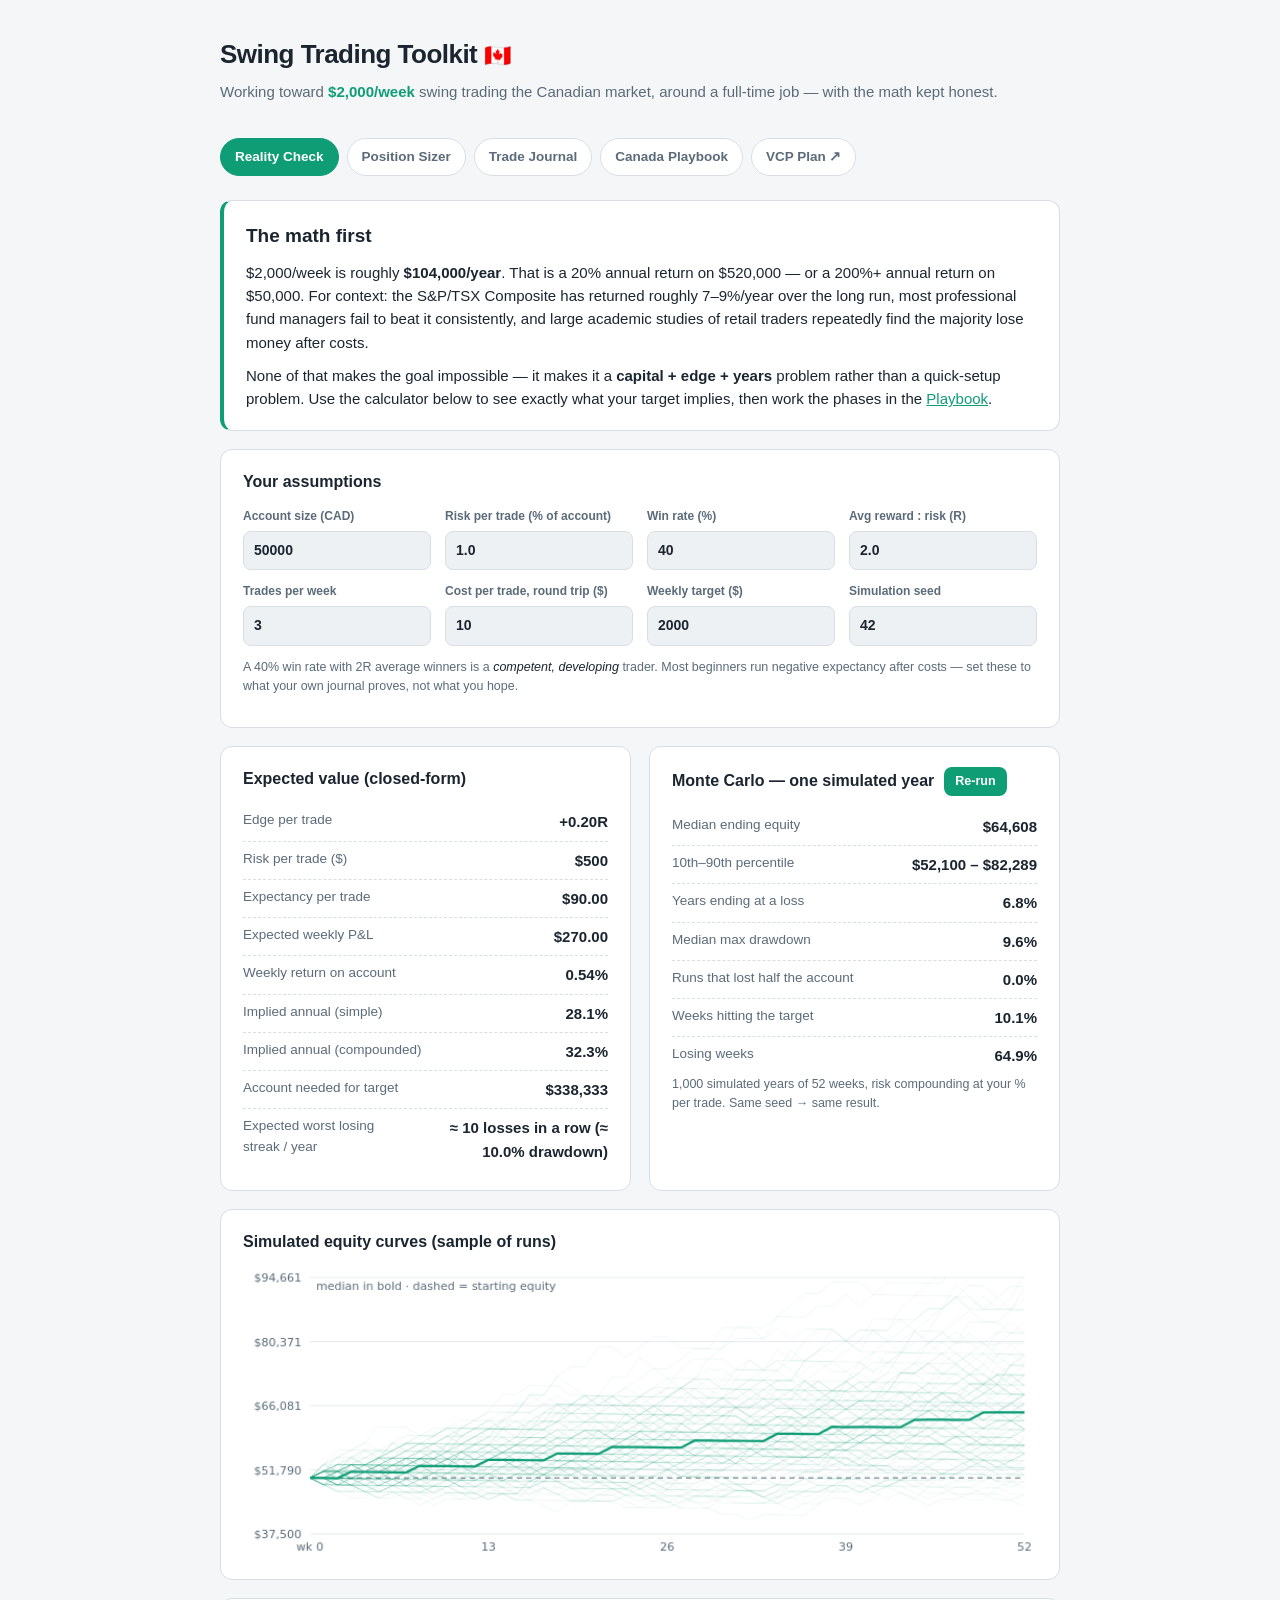
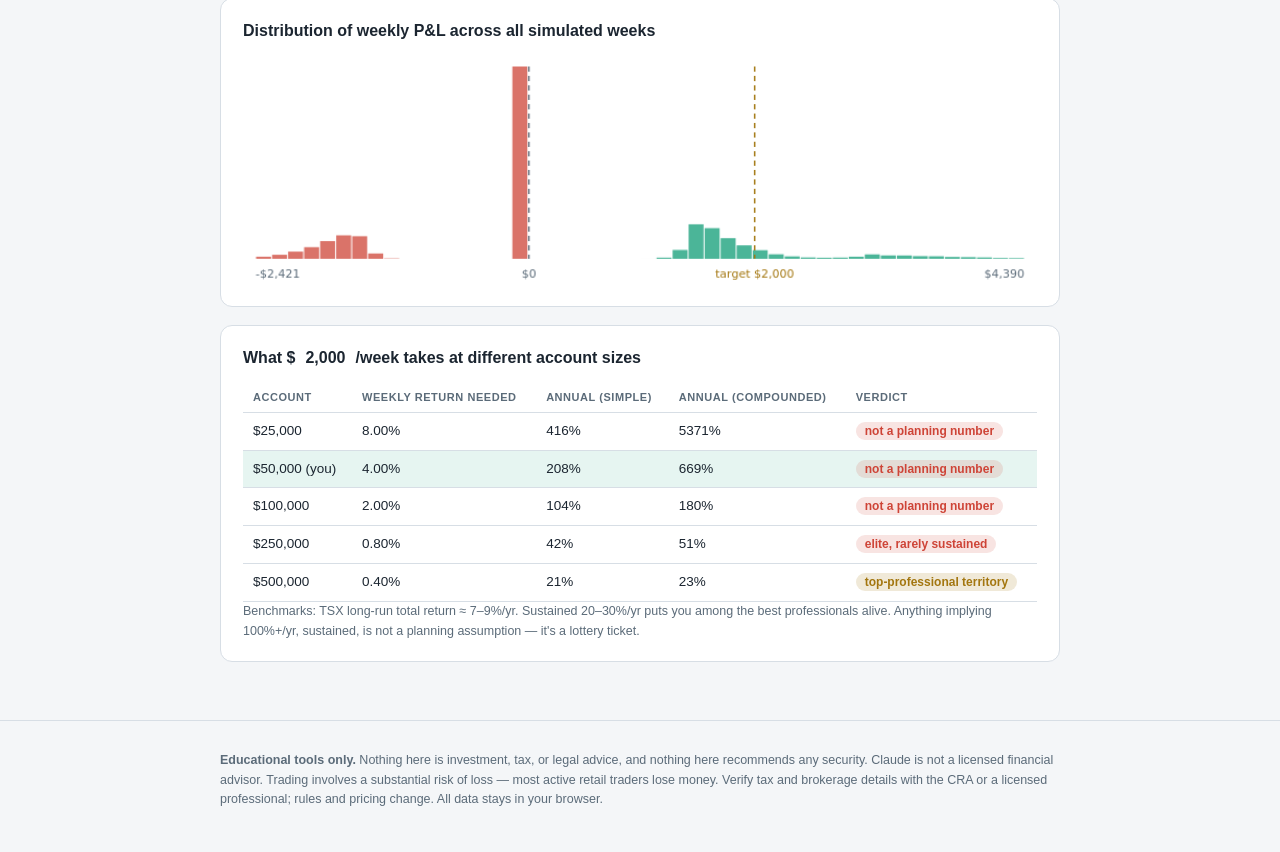
<file: index.html>
<!DOCTYPE html>
<html lang="en-CA">
<head>
  <meta charset="UTF-8">
  <meta name="viewport" content="width=device-width, initial-scale=1.0">
  <title>Swing Trading Toolkit — Canada</title>
  <link rel="stylesheet" href="styles.css">
</head>
<body>
  <header class="site-header">
    <div class="wrap">
      <h1>Swing Trading Toolkit <span class="flag">🇨🇦</span></h1>
      <p class="tagline">Working toward <strong>$2,000/week</strong> swing trading the Canadian market, around a full-time job — with the math kept honest.</p>
    </div>
  </header>

  <nav class="tabs wrap" aria-label="Sections">
    <button class="tab-btn active" data-tab="reality">Reality Check</button>
    <button class="tab-btn" data-tab="sizer">Position Sizer</button>
    <button class="tab-btn" data-tab="journal">Trade Journal</button>
    <button class="tab-btn" data-tab="playbook">Canada Playbook</button>
    <a class="tab-btn" href="vcp-plan.html">VCP Plan ↗</a>
  </nav>

  <main class="wrap">

    <!-- ============ REALITY CHECK ============ -->
    <section id="tab-reality" class="tab-panel active">
      <div class="card callout">
        <h2>The math first</h2>
        <p>$2,000/week is roughly <strong>$104,000/year</strong>. That is a 20% annual return on $520,000 — or a 200%+ annual return on $50,000.
        For context: the S&amp;P/TSX Composite has returned roughly 7–9%/year over the long run, most professional fund managers fail to beat it
        consistently, and large academic studies of retail traders repeatedly find the majority lose money after costs.</p>
        <p>None of that makes the goal impossible — it makes it a <strong>capital + edge + years</strong> problem rather than a quick-setup problem.
        Use the calculator below to see exactly what your target implies, then work the phases in the <a href="#" data-goto="playbook">Playbook</a>.</p>
      </div>

      <div class="card">
        <h3>Your assumptions</h3>
        <div class="input-grid">
          <label>Account size (CAD)<input type="number" id="rc-account" value="50000" min="0" step="1000"></label>
          <label>Risk per trade (% of account)<input type="number" id="rc-risk" value="1.0" min="0.05" max="10" step="0.05"></label>
          <label>Win rate (%)<input type="number" id="rc-winrate" value="40" min="1" max="99" step="1"></label>
          <label>Avg reward : risk (R)<input type="number" id="rc-rr" value="2.0" min="0.1" step="0.1"></label>
          <label>Trades per week<input type="number" id="rc-trades" value="3" min="1" max="25" step="1"></label>
          <label>Cost per trade, round trip ($)<input type="number" id="rc-cost" value="10" min="0" step="1"></label>
          <label>Weekly target ($)<input type="number" id="rc-target" value="2000" min="0" step="100"></label>
          <label>Simulation seed<input type="number" id="rc-seed" value="42" step="1"></label>
        </div>
        <p class="fine">A 40% win rate with 2R average winners is a <em>competent, developing</em> trader. Most beginners run negative expectancy
        after costs — set these to what your own journal proves, not what you hope.</p>
        <div id="rc-warning" class="warning" hidden></div>
      </div>

      <div class="grid-2">
        <div class="card">
          <h3>Expected value (closed-form)</h3>
          <dl class="stat-list">
            <div><dt>Edge per trade</dt><dd id="rc-edge">–</dd></div>
            <div><dt>Risk per trade ($)</dt><dd id="rc-risk-dollars">–</dd></div>
            <div><dt>Expectancy per trade</dt><dd id="rc-exp-trade">–</dd></div>
            <div><dt>Expected weekly P&amp;L</dt><dd id="rc-exp-week">–</dd></div>
            <div><dt>Weekly return on account</dt><dd id="rc-week-pct">–</dd></div>
            <div><dt>Implied annual (simple)</dt><dd id="rc-annual-simple">–</dd></div>
            <div><dt>Implied annual (compounded)</dt><dd id="rc-annual-comp">–</dd></div>
            <div><dt>Account needed for target</dt><dd id="rc-required">–</dd></div>
            <div><dt>Expected worst losing streak / year</dt><dd id="rc-streak">–</dd></div>
          </dl>
        </div>

        <div class="card">
          <h3>Monte Carlo — one simulated year <button id="rc-run" class="btn small">Re-run</button></h3>
          <dl class="stat-list">
            <div><dt>Median ending equity</dt><dd id="mc-median">–</dd></div>
            <div><dt>10th–90th percentile</dt><dd id="mc-range">–</dd></div>
            <div><dt>Years ending at a loss</dt><dd id="mc-losing">–</dd></div>
            <div><dt>Median max drawdown</dt><dd id="mc-dd">–</dd></div>
            <div><dt>Runs that lost half the account</dt><dd id="mc-ruin">–</dd></div>
            <div><dt>Weeks hitting the target</dt><dd id="mc-weeks-hit">–</dd></div>
            <div><dt>Losing weeks</dt><dd id="mc-weeks-neg">–</dd></div>
          </dl>
          <p class="fine" id="mc-note">1,000 simulated years of 52 weeks, risk compounding at your % per trade. Same seed → same result.</p>
        </div>
      </div>

      <div class="card">
        <h3>Simulated equity curves (sample of runs)</h3>
        <canvas id="mc-curves" width="760" height="280"></canvas>
      </div>

      <div class="card">
        <h3>Distribution of weekly P&amp;L across all simulated weeks</h3>
        <canvas id="mc-hist" width="760" height="220"></canvas>
      </div>

      <div class="card">
        <h3>What $<span id="rc-target-label">2,000</span>/week takes at different account sizes</h3>
        <div class="table-scroll">
          <table>
            <thead><tr><th>Account</th><th>Weekly return needed</th><th>Annual (simple)</th><th>Annual (compounded)</th><th>Verdict</th></tr></thead>
            <tbody id="rc-table-body"></tbody>
          </table>
        </div>
        <p class="fine">Benchmarks: TSX long-run total return ≈ 7–9%/yr. Sustained 20–30%/yr puts you among the best professionals alive.
        Anything implying 100%+/yr, sustained, is not a planning assumption — it's a lottery ticket.</p>
      </div>
    </section>

    <!-- ============ POSITION SIZER ============ -->
    <section id="tab-sizer" class="tab-panel">
      <div class="grid-2">
        <div class="card">
          <h3>Position size calculator</h3>
          <div class="input-grid">
            <label>Account size (CAD)<input type="number" id="ps-account" value="50000" min="0" step="1000"></label>
            <label>Risk per trade (%)<input type="number" id="ps-risk" value="1.0" min="0.05" max="10" step="0.05"></label>
            <label>Entry price<input type="number" id="ps-entry" placeholder="e.g. 24.50" min="0" step="0.01"></label>
            <label>Stop price<input type="number" id="ps-stop" placeholder="e.g. 23.20" min="0" step="0.01"></label>
            <label>Target price (optional)<input type="number" id="ps-target" placeholder="e.g. 27.10" min="0" step="0.01"></label>
            <label>Fees, round trip ($)<input type="number" id="ps-fees" value="10" min="0" step="1"></label>
          </div>
          <div id="ps-hint" class="fine">Enter an entry and a stop. Stop below entry = long; stop above entry = short.</div>
          <div id="ps-warnings" class="warning" hidden></div>
        </div>

        <div class="card">
          <h3>Result <span id="ps-direction" class="badge" hidden></span></h3>
          <dl class="stat-list">
            <div><dt>Risk per share</dt><dd id="ps-riskshare">–</dd></div>
            <div><dt>Shares to buy/sell</dt><dd id="ps-shares">–</dd></div>
            <div><dt>Position cost</dt><dd id="ps-cost">–</dd></div>
            <div><dt>% of account deployed</dt><dd id="ps-pct">–</dd></div>
            <div><dt>Reward : risk to target</dt><dd id="ps-rr">–</dd></div>
            <div><dt>Loss if stopped (incl. fees)</dt><dd id="ps-loss">–</dd></div>
            <div><dt>Gain at target (incl. fees)</dt><dd id="ps-gain">–</dd></div>
            <div><dt>Breakeven price (fees covered)</dt><dd id="ps-breakeven">–</dd></div>
          </dl>
        </div>
      </div>

      <div class="card">
        <h3>Pre-trade checklist <span class="badge" id="ps-check-score">0 / 8</span> <button class="btn small" id="ps-check-reset">Reset</button></h3>
        <div id="ps-checklist" class="checklist">
          <label><input type="checkbox" class="check"> The setup matches ONE of my written playbook setups (not an impulse).</label>
          <label><input type="checkbox" class="check"> Liquidity: averages &gt; $1M daily dollar-volume — I can exit without moving the price.</label>
          <label><input type="checkbox" class="check"> No earnings, dividend, or known binary event before my expected exit window.</label>
          <label><input type="checkbox" class="check"> Reward : risk is at least 2 : 1 to a realistic target.</label>
          <label><input type="checkbox" class="check"> Position sized above — risking ≤ 1% and ≤ 25% of account in one name.</label>
          <label><input type="checkbox" class="check"> Stop-loss order will be placed AT THE BROKER, not kept "in my head".</label>
          <label><input type="checkbox" class="check"> This keeps me at ≤ 5 open positions total.</label>
          <label><input type="checkbox" class="check"> I've logged the plan (entry / stop / target / thesis) in the journal BEFORE entering.</label>
        </div>
        <p class="fine">If you can't tick all eight, the trade waits. There is always another trade; there is not always more capital.</p>
      </div>
    </section>

    <!-- ============ TRADE JOURNAL ============ -->
    <section id="tab-journal" class="tab-panel">
      <div class="card">
        <h3>Log a trade</h3>
        <form id="jr-form">
          <div class="input-grid">
            <label>Open date<input type="date" id="jr-date" required></label>
            <label>Symbol<input type="text" id="jr-symbol" placeholder="e.g. SHOP.TO" required maxlength="12"></label>
            <label>Market
              <select id="jr-market">
                <option>TSX</option><option>TSXV</option><option>CSE</option><option>Cboe CA</option><option>US</option>
              </select>
            </label>
            <label>Direction
              <select id="jr-dir"><option value="long">Long</option><option value="short">Short</option></select>
            </label>
            <label>Shares<input type="number" id="jr-shares" min="1" step="1" required></label>
            <label>Entry price<input type="number" id="jr-entry" min="0" step="0.001" required></label>
            <label>Stop price<input type="number" id="jr-stop" min="0" step="0.001" required></label>
            <label>Exit price (blank = open)<input type="number" id="jr-exit" min="0" step="0.001"></label>
            <label>Close date<input type="date" id="jr-close-date"></label>
            <label>Fees, round trip ($)<input type="number" id="jr-fees" value="10" min="0" step="0.01"></label>
            <label>Setup
              <select id="jr-setup">
                <option>Breakout</option><option>Pullback</option><option>Trend continuation</option>
                <option>Reversal</option><option>Earnings drift</option><option>Other</option>
              </select>
            </label>
            <label class="span-2">Notes<input type="text" id="jr-notes" placeholder="Thesis, what you saw, how you felt…" maxlength="300"></label>
          </div>
          <button type="submit" class="btn">Add trade</button>
          <span class="fine" id="jr-io-status"></span>
        </form>
      </div>

      <div class="card">
        <h3>Performance</h3>
        <dl class="stat-list cols-3">
          <div><dt>Closed trades</dt><dd id="js-count">0</dd></div>
          <div><dt>Open trades</dt><dd id="js-open">0</dd></div>
          <div><dt>Win rate</dt><dd id="js-winrate">–</dd></div>
          <div><dt>Expectancy / trade</dt><dd id="js-expd">–</dd></div>
          <div><dt>Expectancy (R)</dt><dd id="js-expr">–</dd></div>
          <div><dt>Profit factor</dt><dd id="js-pf">–</dd></div>
          <div><dt>Avg win</dt><dd id="js-avgwin">–</dd></div>
          <div><dt>Avg loss</dt><dd id="js-avgloss">–</dd></div>
          <div><dt>Total P&amp;L</dt><dd id="js-total">–</dd></div>
        </dl>
        <p class="stat-banner" id="js-weekly4">No closed trades yet — your 4-week average vs. the $2,000 target will appear here.</p>
      </div>

      <div class="card">
        <h3>Weekly P&amp;L (last 26 weeks)</h3>
        <canvas id="jr-weekly" width="760" height="220"></canvas>
      </div>

      <div class="card">
        <h3>Equity curve (cumulative closed P&amp;L)</h3>
        <canvas id="jr-equity" width="760" height="220"></canvas>
      </div>

      <div class="card">
        <h3>Trades</h3>
        <div class="btn-row">
          <button class="btn small" id="jr-export">Export CSV</button>
          <button class="btn small" id="jr-import-btn">Import CSV</button>
          <input type="file" id="jr-import-file" accept=".csv" hidden>
          <button class="btn small danger" id="jr-clear">Clear all</button>
        </div>
        <div id="jr-empty" class="fine">No trades logged yet. Everything is stored locally in your browser (localStorage) — export CSV for backups.</div>
        <div class="table-scroll">
          <table id="jr-table">
            <thead><tr>
              <th>Opened</th><th>Symbol</th><th>Mkt</th><th>Dir</th><th>Shares</th><th>Entry</th><th>Stop</th>
              <th>Exit</th><th>P&amp;L</th><th>R</th><th>Setup</th><th></th>
            </tr></thead>
            <tbody id="jr-tbody"></tbody>
          </table>
        </div>
      </div>
    </section>

    <!-- ============ CANADA PLAYBOOK ============ -->
    <section id="tab-playbook" class="tab-panel">
      <div class="card callout">
        <h2>Read this first</h2>
        <p>Large academic studies of retail traders — Taiwanese day-trading records, Brazilian futures traders, multiple brokerage datasets —
        consistently find that the large majority of active traders <strong>lose money after costs</strong> over multi-year periods, and that the
        share who earn a consistent professional income is a fraction of one percent. The people who make it treat it as a skilled trade with a
        multi-year apprenticeship, not an income hack.</p>
        <p>So reframe the goal: <strong>first prove positive expectancy over 100+ trades, then scale capital.</strong> Income is the output of
        edge × capital × time. The Reality Check tab shows the honest arithmetic; the phases below are the path.</p>
      </div>

      <div class="card">
        <h3>The staged roadmap (edge first, dollars later)</h3>
        <ol class="roadmap">
          <li><strong>Phase 0 — Foundations (4–8 weeks).</strong> Pick ONE setup (e.g. pullback-in-uptrend or breakout) and write rules for it:
            what qualifies, where the stop goes, where the target is, when you're wrong. Build a nightly scan routine. Read: <em>Trading in the
            Zone</em> (Douglas), <em>Trade Like a Stock Market Wizard</em> (Minervini), <em>The Daily Trading Coach</em> (Steenbarger).</li>
          <li><strong>Phase 1 — Paper trade (8–12 weeks).</strong> Trade the setup in a simulator or on paper exactly as written, logged in the
            Journal tab. <em>Gate to pass:</em> ≥ 30 trades, positive expectancy after realistic costs, complete journal.</li>
          <li><strong>Phase 2 — Small real money (3–6 months).</strong> Real orders, 0.25–0.5% risk per trade. Real fills, real slippage, real
            emotions. <em>Gate:</em> ≥ 50 trades, expectancy ≥ +0.2R, max drawdown &lt; 10%, rules followed on ≥ 90% of trades.</li>
          <li><strong>Phase 3 — Scale (ongoing).</strong> Raise risk to ~1%, add a second setup, add capital only as the stats hold. Reassess
            quarterly against the Reality Check numbers. This is the phase where the weekly-income question becomes real — not before.</li>
        </ol>
      </div>

      <div class="card callout">
        <h3>📄 The written plan: VCP setup, TSX daily charts</h3>
        <p>The Phase-0 deliverable, done for one setup: a printable one-page plan for the volatility contraction pattern —
        screening recipe, entry trigger, stop and management rules, and position sizing precomputed for a $5,000 account
        risking $100 per trade, including the post-long-weekend gap protocol for Tuesday, September 8, 2026.</p>
        <p><a class="btn small" href="vcp-plan.html">Open the one-pager →</a></p>
      </div>

      <div class="card">
        <h3>Your first 30 days (start tonight — none of this needs money at risk)</h3>
        <ul>
          <li><strong>Week 1 — Plumbing.</strong> Open or dust off a self-directed account at a broker with bracket/OCO and GTC stop orders
            (see the table below) and find its paper-trading or demo mode. Read the first half of <em>Trading in the Zone</em>.
            Log one fake trade in the Journal tab and export the CSV so you know backups work.</li>
          <li><strong>Week 2 — One setup, in writing.</strong> Pick a single setup (e.g. pullback-in-uptrend) and write its rules: what
            qualifies, the entry trigger, where the stop goes, where the target is, what invalidates it. Build a watchlist of ~20 TSX names
            passing the $1M daily dollar-volume filter. No trading yet.</li>
          <li><strong>Week 3 — Paper trading begins.</strong> Run the evening routine below for real: scan, plan, size with the Position
            Sizer, "place" the paper orders. Log every trade — and every setup you skipped, with why. The checklist tab is mandatory.</li>
          <li><strong>Week 4 — First stats review.</strong> Read your journal's win rate, average R and expectancy. Whatever they say, the
            answer is "keep paper trading" — the Phase 1 gate is 30+ trades, and 30 days can't produce that. The habit is the win.</li>
        </ul>
        <p class="fine">Nothing in month one requires risking a dollar, quitting anything, or being right about the market. It requires
        about 45 minutes on weeknights — which is also exactly what the real thing will require.</p>
      </div>

      <div class="card">
        <h3>Trading around a full-time job</h3>
        <p>Swing trading (holding days to weeks) is the <em>only</em> style compatible with a 9–5 — day trading needs the open, and the open is
        when you're at work. The job is an advantage: it pays the bills so you never need to force a trade.</p>
        <ul>
          <li><strong>Evening routine (30–45 min, after 4pm ET close):</strong> review open positions → run your scan → shortlist setups →
            size them (Position Sizer tab) → queue the orders: a limit entry with an attached stop-loss and target
            (<strong>bracket / OCO orders</strong> — pick a broker that supports them, and use GTC for stops).</li>
          <li><strong>Morning (5 min before 9:30 ET):</strong> check for overnight news on your names; confirm orders are live. No impulse
            market orders at the open — your limits either fill or they don't.</li>
          <li><strong>During work: nothing.</strong> Price alerts on your phone do the watching. If a position needs babysitting, it was sized
            wrong or stopped wrong.</li>
          <li><strong>Weekend (1 hr):</strong> journal review, update stats, rebuild the watchlist, check market regime (is the TSX above its
            200-day average? Is breadth healthy?). Trade smaller — or not at all — in hostile regimes.</li>
        </ul>
      </div>

      <div class="card">
        <h3>Canadian market mechanics</h3>
        <ul>
          <li><strong>Exchanges:</strong> TSX (large caps), TSX Venture (speculative small caps), CSE, Cboe Canada. Hours 9:30–16:00 ET.
            Stick to TSX names early — much of the TSXV/CSE is too illiquid to swing trade safely.</li>
          <li><strong>Liquidity filter:</strong> the TSX is thinner than US markets. Require ≥ $1M average daily dollar-volume (price × volume)
            so your exit doesn't move the market. That still leaves 200+ tradeable names.</li>
          <li><strong>Concentration:</strong> the index is heavy in financials, energy and materials — your "diversified" three positions can be
            one oil bet in disguise. Cap correlated exposure.</li>
          <li><strong>No US-style PDT rule:</strong> the American $25k pattern-day-trader minimum is a FINRA rule and doesn't apply at Canadian
            brokers (normal margin rules still do). Swing trading sidesteps it anyway.</li>
          <li><strong>Interlisted names &amp; FX:</strong> many large TSX companies also trade in New York in USD. If you trade US-listed stock,
            watch currency conversion costs (~1.5% each way at some brokers) — journalling in CAD keeps your stats honest. "Norbert's gambit"
            is the classic cheap CAD↔USD conversion technique worth reading about.</li>
        </ul>
      </div>

      <div class="card">
        <h3>Accounts &amp; taxes — general info, not advice</h3>
        <p class="fine">Rules change and facts below are general, as of late 2025 / early 2026. Verify with the CRA and a licensed accountant
        before relying on any of it.</p>
        <ul>
          <li><strong>TFSA — careful.</strong> Gains are tax-free for <em>investing</em>, but the CRA can treat frequent, short-hold,
            business-like trading as running a business <em>inside</em> the TFSA and tax the profits as income — courts have upheld this against
            active traders. Occasional multi-week swings are a very different picture than constant turnover, but if your plan is high-frequency
            swing trading, get professional advice before doing it in a TFSA.</li>
          <li><strong>RRSP:</strong> tax-deferred growth and the business-income issue effectively doesn't arise the same way, but losses are
            trapped (no claiming them) and withdrawals are taxed income. US-listed dividends are treaty-exempt in an RRSP but face 15%
            withholding in a TFSA.</li>
          <li><strong>Non-registered (cash/margin):</strong> the default for an active trading experiment. Capital gains are currently taxed on a
            50% inclusion basis (a proposed increase was shelved in 2025 — verify the current rate). If the CRA deems your activity a business
            (frequency, short holds, leverage, time spent), gains become fully-taxed business income — and losses fully deductible.</li>
          <li><strong>Superficial loss rule — swing traders trip on this:</strong> sell at a loss and re-buy the same security within 30 days
            (before or after, you or affiliated accounts) and the loss is denied for tax (it's added to the new position's cost base instead).
            Re-entering a favourite name two weeks later is exactly this.</li>
          <li><strong>Record-keeping:</strong> your broker's T5008 slips need checking against your own adjusted-cost-base records, in CAD,
            including USD trades converted at the transaction-date rate. The journal's CSV export gives you the raw data.</li>
        </ul>
      </div>

      <div class="card">
        <h3>Brokerage landscape (verify current pricing)</h3>
        <div class="table-scroll">
          <table>
            <thead><tr><th>Broker</th><th>Commissions (equities)</th><th>Notes for swing traders</th></tr></thead>
            <tbody>
              <tr><td>National Bank Direct Brokerage</td><td>$0</td><td>First big-bank zero-commission broker; basic but solid.</td></tr>
              <tr><td>Wealthsimple</td><td>$0 (CAD)</td><td>Simple; ~1.5% FX on US trades unless you hold a USD account (paid tiers); check order-type support (GTC/stop) before committing.</td></tr>
              <tr><td>Questrade</td><td>$0 (moved to zero in 2025)</td><td>Good platform and order types; long-time self-directed favourite.</td></tr>
              <tr><td>Interactive Brokers Canada</td><td>~$1/trade</td><td>Best order types (true brackets/OCO), margin rates and data — the working swing trader's tool.</td></tr>
              <tr><td>Big-bank brokers (TD, RBC, BMO…)</td><td>~$9.99</td><td>Fine if you're there anyway; commissions drag on small accounts.</td></tr>
            </tbody>
          </table>
        </div>
        <p class="fine">What actually matters for this plan: GTC stop orders, bracket/OCO support (enter with stop + target attached), reliable
        mobile alerts, and cheap CAD↔USD conversion if you'll touch US names.</p>
      </div>

      <div class="card">
        <h3>Risk rules that keep you alive</h3>
        <ul>
          <li><strong>1% rule:</strong> never risk more than 1% of the account between entry and stop (0.25–0.5% while proving the edge).</li>
          <li><strong>Max 3–5 open positions.</strong> More is unmanageable around a job, and correlated positions count as one.</li>
          <li><strong>Weekly circuit breaker:</strong> down 3R in a week → flat, no new trades until Monday. Losing streaks are when accounts die.</li>
          <li><strong>Never average down. Never move a stop away from price.</strong> The stop is the definition of "I was wrong."</li>
          <li><strong>No earnings holds</strong> until 100+ journalled trades prove you have an edge that survives binary events.</li>
          <li><strong>Journal every trade</strong> — the Journal tab computes the only numbers that matter: expectancy, profit factor, drawdown.</li>
        </ul>
      </div>
    </section>
  </main>

  <footer class="site-footer">
    <div class="wrap">
      <p><strong>Educational tools only.</strong> Nothing here is investment, tax, or legal advice, and nothing here recommends any security.
      Claude is not a licensed financial advisor. Trading involves a substantial risk of loss — most active retail traders lose money.
      Verify tax and brokerage details with the CRA or a licensed professional; rules and pricing change. All data stays in your browser.</p>
    </div>
  </footer>

  <script src="app.js"></script>
</body>
</html>
</file>
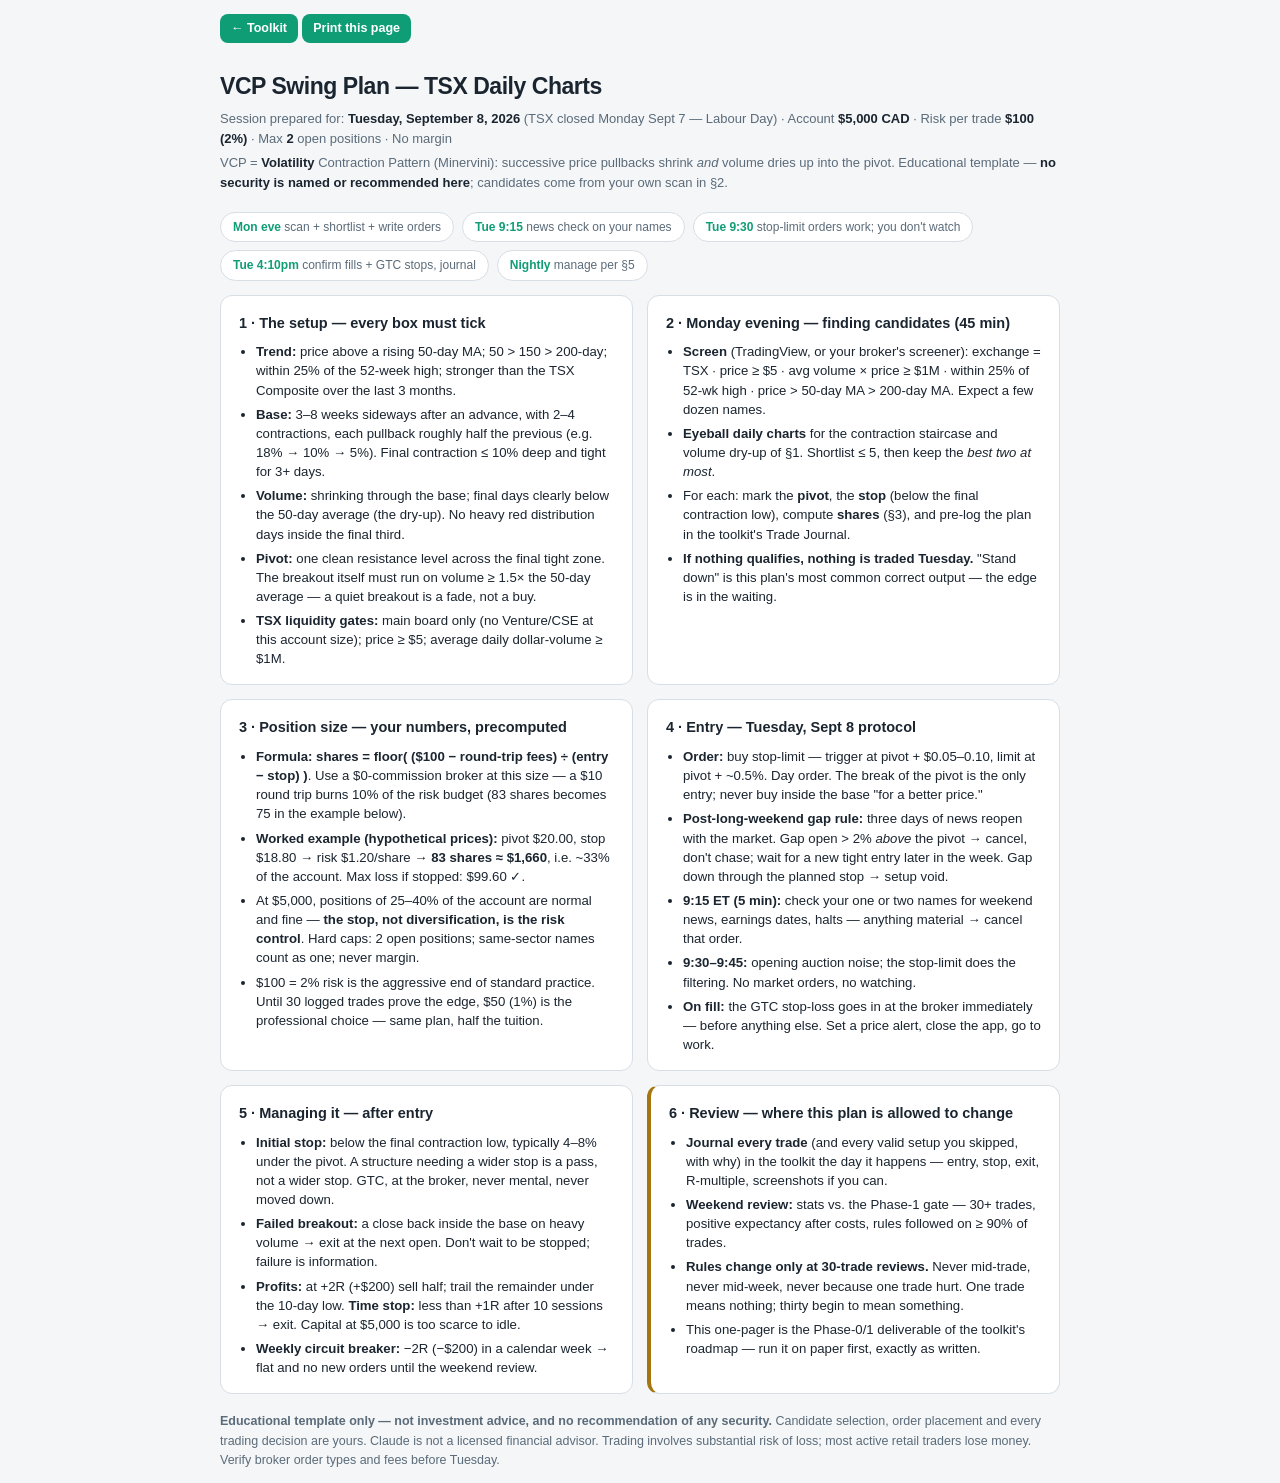
<file: vcp-plan.html>
<!DOCTYPE html>
<html lang="en-CA">
<head>
  <meta charset="UTF-8">
  <meta name="viewport" content="width=device-width, initial-scale=1.0">
  <title>VCP Swing Plan — TSX Daily Charts</title>
  <link rel="stylesheet" href="styles.css">
  <style>
    .plan-header { padding: 26px 0 4px; }
    .plan-header h1 { margin: 0 0 4px; font-size: 23px; letter-spacing: -0.02em; }
    .plan-meta { color: var(--text-dim); font-size: 13px; margin: 0 0 4px; }
    .plan-meta strong { color: var(--text); }
    .plan-grid { display: grid; grid-template-columns: 1fr 1fr; gap: 14px; padding-bottom: 8px; }
    @media (max-width: 760px) { .plan-grid { grid-template-columns: 1fr; } }
    .plan-grid .card { margin-bottom: 0; padding: 16px 18px; }
    .plan-grid h3 { font-size: 14.5px; margin-bottom: 8px; }
    .plan-grid ul { padding-left: 17px; }
    .plan-grid li { margin-bottom: 5px; font-size: 13.2px; line-height: 1.45; }
    .timeline { display: flex; gap: 8px; flex-wrap: wrap; margin: 10px 0 14px; }
    .timeline span {
      background: var(--bg-card); border: 1px solid var(--border); border-radius: 999px;
      padding: 5px 12px; font-size: 12px; color: var(--text-dim);
    }
    .timeline b { color: var(--accent); }
    .stand-down { border-left: 4px solid var(--amber); }
    .no-print a.btn { text-decoration: none; display: inline-block; }

    @media print {
      :root {
        --bg: #ffffff; --bg-card: #ffffff; --bg-inset: #f2f4f6; --border: #c9d2da;
        --text: #111a22; --text-dim: #4c5a66; --accent: #0b7a5c; --accent-contrast: #fff;
        --red: #b23327; --amber: #8a6410;
      }
      @page { margin: 11mm; }
      body { font-size: 11px; }
      .no-print { display: none !important; }
      .plan-header { padding: 0 0 2px; }
      .plan-header h1 { font-size: 17px; }
      .plan-meta { font-size: 9.5px; }
      .wrap { max-width: none; padding: 0; }
      .plan-grid { grid-template-columns: 1fr 1fr; gap: 7px; }
      .plan-grid .card { padding: 8px 10px; border-radius: 6px; break-inside: avoid; }
      .plan-grid h3 { font-size: 11px; margin-bottom: 4px; }
      .plan-grid li { font-size: 9.3px; line-height: 1.35; margin-bottom: 3px; }
      .timeline { margin: 4px 0 7px; gap: 5px; }
      .timeline span { font-size: 8.5px; padding: 2px 8px; }
      .plan-footer { font-size: 8.5px; }
    }
  </style>
</head>
<body>
  <div class="wrap">
    <p class="no-print" style="padding-top:14px; margin:0;">
      <a class="btn small" href="index.html">← Toolkit</a>
      <a class="btn small" href="#" onclick="window.print(); return false;">Print this page</a>
    </p>

    <header class="plan-header">
      <h1>VCP Swing Plan — TSX Daily Charts</h1>
      <p class="plan-meta">Session prepared for: <strong>Tuesday, September 8, 2026</strong> (TSX closed Monday Sept 7 — Labour Day)
        · Account <strong>$5,000 CAD</strong> · Risk per trade <strong>$100 (2%)</strong> · Max <strong>2</strong> open positions · No margin</p>
      <p class="plan-meta">VCP = <strong>Volatility</strong> Contraction Pattern (Minervini): successive price pullbacks shrink <em>and</em> volume
        dries up into the pivot. Educational template — <strong>no security is named or recommended here</strong>; candidates come from your own scan in §2.</p>
    </header>

    <div class="timeline">
      <span><b>Mon eve</b> scan + shortlist + write orders</span>
      <span><b>Tue 9:15</b> news check on your names</span>
      <span><b>Tue 9:30</b> stop-limit orders work; you don't watch</span>
      <span><b>Tue 4:10pm</b> confirm fills + GTC stops, journal</span>
      <span><b>Nightly</b> manage per §5</span>
    </div>

    <div class="plan-grid">
      <div class="card">
        <h3>1 · The setup — every box must tick</h3>
        <ul>
          <li><strong>Trend:</strong> price above a rising 50-day MA; 50 &gt; 150 &gt; 200-day; within 25% of the 52-week high; stronger than the
            TSX Composite over the last 3 months.</li>
          <li><strong>Base:</strong> 3–8 weeks sideways after an advance, with 2–4 contractions, each pullback roughly half the previous
            (e.g. 18% → 10% → 5%). Final contraction ≤ 10% deep and tight for 3+ days.</li>
          <li><strong>Volume:</strong> shrinking through the base; final days clearly below the 50-day average (the dry-up). No heavy red
            distribution days inside the final third.</li>
          <li><strong>Pivot:</strong> one clean resistance level across the final tight zone. The breakout itself must run on
            volume ≥ 1.5× the 50-day average — a quiet breakout is a fade, not a buy.</li>
          <li><strong>TSX liquidity gates:</strong> main board only (no Venture/CSE at this account size); price ≥ $5; average daily
            dollar-volume ≥ $1M.</li>
        </ul>
      </div>

      <div class="card">
        <h3>2 · Monday evening — finding candidates (45 min)</h3>
        <ul>
          <li><strong>Screen</strong> (TradingView, or your broker's screener): exchange = TSX · price ≥ $5 · avg volume × price ≥ $1M ·
            within 25% of 52-wk high · price &gt; 50-day MA &gt; 200-day MA. Expect a few dozen names.</li>
          <li><strong>Eyeball daily charts</strong> for the contraction staircase and volume dry-up of §1. Shortlist ≤ 5, then keep the
            <em>best two at most</em>.</li>
          <li>For each: mark the <strong>pivot</strong>, the <strong>stop</strong> (below the final contraction low), compute
            <strong>shares</strong> (§3), and pre-log the plan in the toolkit's Trade Journal.</li>
          <li><strong>If nothing qualifies, nothing is traded Tuesday.</strong> "Stand down" is this plan's most common correct output —
            the edge is in the waiting.</li>
        </ul>
      </div>

      <div class="card">
        <h3>3 · Position size — your numbers, precomputed</h3>
        <ul>
          <li><strong>Formula: shares = floor( ($100 − round-trip fees) ÷ (entry − stop) )</strong>. Use a $0-commission broker at this size —
            a $10 round trip burns 10% of the risk budget (83 shares becomes 75 in the example below).</li>
          <li><strong>Worked example (hypothetical prices):</strong> pivot $20.00, stop $18.80 → risk $1.20/share →
            <strong>83 shares ≈ $1,660</strong>, i.e. ~33% of the account. Max loss if stopped: $99.60 ✓.</li>
          <li>At $5,000, positions of 25–40% of the account are normal and fine — <strong>the stop, not diversification, is the risk
            control</strong>. Hard caps: 2 open positions; same-sector names count as one; never margin.</li>
          <li>$100 = 2% risk is the aggressive end of standard practice. Until 30 logged trades prove the edge, $50 (1%) is the
            professional choice — same plan, half the tuition.</li>
        </ul>
      </div>

      <div class="card">
        <h3>4 · Entry — Tuesday, Sept 8 protocol</h3>
        <ul>
          <li><strong>Order:</strong> buy stop-limit — trigger at pivot + $0.05–0.10, limit at pivot + ~0.5%. Day order. The break of the
            pivot is the only entry; never buy inside the base "for a better price."</li>
          <li><strong>Post-long-weekend gap rule:</strong> three days of news reopen with the market. Gap open &gt; 2% <em>above</em> the
            pivot → cancel, don't chase; wait for a new tight entry later in the week. Gap down through the planned stop → setup void.</li>
          <li><strong>9:15 ET (5 min):</strong> check your one or two names for weekend news, earnings dates, halts — anything material →
            cancel that order.</li>
          <li><strong>9:30–9:45:</strong> opening auction noise; the stop-limit does the filtering. No market orders, no watching.</li>
          <li><strong>On fill:</strong> the GTC stop-loss goes in at the broker immediately — before anything else. Set a price alert,
            close the app, go to work.</li>
        </ul>
      </div>

      <div class="card">
        <h3>5 · Managing it — after entry</h3>
        <ul>
          <li><strong>Initial stop:</strong> below the final contraction low, typically 4–8% under the pivot. A structure needing a wider
            stop is a pass, not a wider stop. GTC, at the broker, never mental, never moved down.</li>
          <li><strong>Failed breakout:</strong> a close back inside the base on heavy volume → exit at the next open. Don't wait to be
            stopped; failure is information.</li>
          <li><strong>Profits:</strong> at +2R (+$200) sell half; trail the remainder under the 10-day low. <strong>Time stop:</strong>
            less than +1R after 10 sessions → exit. Capital at $5,000 is too scarce to idle.</li>
          <li><strong>Weekly circuit breaker:</strong> −2R (−$200) in a calendar week → flat and no new orders until the weekend review.</li>
        </ul>
      </div>

      <div class="card stand-down">
        <h3>6 · Review — where this plan is allowed to change</h3>
        <ul>
          <li><strong>Journal every trade</strong> (and every valid setup you skipped, with why) in the toolkit the day it happens —
            entry, stop, exit, R-multiple, screenshots if you can.</li>
          <li><strong>Weekend review:</strong> stats vs. the Phase-1 gate — 30+ trades, positive expectancy after costs, rules followed
            on ≥ 90% of trades.</li>
          <li><strong>Rules change only at 30-trade reviews.</strong> Never mid-trade, never mid-week, never because one trade hurt.
            One trade means nothing; thirty begin to mean something.</li>
          <li>This one-pager is the Phase-0/1 deliverable of the toolkit's roadmap — run it on paper first, exactly as written.</li>
        </ul>
      </div>
    </div>

    <p class="fine plan-footer"><strong>Educational template only — not investment advice, and no recommendation of any security.</strong>
      Candidate selection, order placement and every trading decision are yours. Claude is not a licensed financial advisor. Trading involves
      substantial risk of loss; most active retail traders lose money. Verify broker order types and fees before Tuesday.</p>
  </div>
</body>
</html>
</file>
<file: styles.css>
/* Swing Trading Toolkit — dark-first, light-aware, zero dependencies */
:root {
  --bg: #0e1216;
  --bg-card: #171d24;
  --bg-inset: #10161c;
  --border: #2a333d;
  --text: #e6edf3;
  --text-dim: #97a4b1;
  --accent: #2dd4a7;
  --accent-contrast: #06281e;
  --red: #f0655a;
  --amber: #e8b64c;
}
@media (prefers-color-scheme: light) {
  :root {
    --bg: #f4f6f8;
    --bg-card: #ffffff;
    --bg-inset: #eef1f4;
    --border: #d7dee5;
    --text: #1b2530;
    --text-dim: #5b6b79;
    --accent: #0f9d76;
    --accent-contrast: #ffffff;
    --red: #ce4437;
    --amber: #a3760f;
  }
}

* { box-sizing: border-box; }
html { -webkit-text-size-adjust: 100%; }
body {
  margin: 0;
  background: var(--bg);
  color: var(--text);
  font: 15px/1.55 -apple-system, BlinkMacSystemFont, "Segoe UI", Roboto, sans-serif;
}
.wrap { max-width: 880px; margin: 0 auto; padding: 0 20px; }

.site-header { padding: 34px 0 10px; }
.site-header h1 { margin: 0 0 6px; font-size: 26px; letter-spacing: -0.02em; }
.site-header .flag { font-size: 22px; }
.tagline { margin: 0 0 14px; color: var(--text-dim); }
.tagline strong { color: var(--accent); }

/* Tabs */
.tabs {
  display: flex; gap: 8px; flex-wrap: wrap;
  position: sticky; top: 0; z-index: 5;
  padding-top: 10px; padding-bottom: 10px;
  background: color-mix(in srgb, var(--bg) 88%, transparent);
  backdrop-filter: blur(6px);
}
.tab-btn {
  appearance: none; border: 1px solid var(--border); background: var(--bg-card);
  color: var(--text-dim); padding: 8px 14px; border-radius: 999px;
  font: inherit; font-size: 13.5px; font-weight: 600; cursor: pointer;
}
.tab-btn:hover { color: var(--text); }
a.tab-btn, a.btn { text-decoration: none; display: inline-block; }
.tab-btn.active { background: var(--accent); border-color: var(--accent); color: var(--accent-contrast); }

.tab-panel { display: none; padding: 14px 0 30px; }
.tab-panel.active { display: block; }

/* Cards */
.card {
  background: var(--bg-card); border: 1px solid var(--border);
  border-radius: 12px; padding: 20px 22px; margin-bottom: 18px;
}
.card h2 { margin: 0 0 10px; font-size: 19px; }
.card h3 { margin: 0 0 12px; font-size: 16px; display: flex; align-items: center; gap: 10px; flex-wrap: wrap; }
.card p { margin: 0 0 10px; }
.card p:last-child { margin-bottom: 0; }
.card ul, .card ol { margin: 0; padding-left: 20px; }
.card li { margin-bottom: 9px; }
.card li:last-child { margin-bottom: 0; }
.callout { border-left: 4px solid var(--accent); }
.callout a { color: var(--accent); }

.grid-2 { display: grid; grid-template-columns: 1fr 1fr; gap: 18px; }
@media (max-width: 760px) { .grid-2 { grid-template-columns: 1fr; } }
.grid-2 .card { margin-bottom: 0; }
.grid-2 { margin-bottom: 18px; }

/* Inputs */
.input-grid {
  display: grid; grid-template-columns: repeat(auto-fill, minmax(170px, 1fr));
  gap: 12px 14px; margin-bottom: 12px;
}
.input-grid label {
  display: flex; flex-direction: column; gap: 5px;
  font-size: 12px; font-weight: 600; color: var(--text-dim);
}
.input-grid label.span-2 { grid-column: 1 / -1; }
.input-grid input, .input-grid select {
  font: inherit; font-size: 14px; color: var(--text);
  background: var(--bg-inset); border: 1px solid var(--border);
  border-radius: 8px; padding: 8px 10px; width: 100%;
}
.input-grid input:focus, .input-grid select:focus {
  outline: 2px solid var(--accent); outline-offset: -1px;
}

/* Stat lists */
.stat-list { margin: 0; display: block; }
.stat-list > div {
  display: flex; justify-content: space-between; gap: 12px;
  padding: 7px 0; border-bottom: 1px dashed var(--border);
}
.stat-list > div:last-child { border-bottom: 0; }
.stat-list dt { color: var(--text-dim); font-size: 13.5px; }
.stat-list dd { margin: 0; font-weight: 700; font-variant-numeric: tabular-nums; text-align: right; }

.stat-list.cols-3 { display: grid; grid-template-columns: repeat(3, 1fr); gap: 10px; }
@media (max-width: 600px) { .stat-list.cols-3 { grid-template-columns: repeat(2, 1fr); } }
.stat-list.cols-3 > div {
  flex-direction: column; justify-content: flex-start; gap: 2px;
  background: var(--bg-inset); border: 1px solid var(--border);
  border-radius: 10px; padding: 10px 12px;
}
.stat-list.cols-3 dt { font-size: 11.5px; text-transform: uppercase; letter-spacing: 0.04em; }
.stat-list.cols-3 dd { font-size: 17px; text-align: left; }

.stat-banner {
  margin: 12px 0 0; padding: 12px 14px; border-radius: 10px;
  background: var(--bg-inset); border: 1px solid var(--border);
  font-weight: 600; text-align: center;
}

/* Tables */
.table-scroll { overflow-x: auto; }
table { width: 100%; border-collapse: collapse; font-variant-numeric: tabular-nums; }
th {
  text-align: left; font-size: 11px; text-transform: uppercase; letter-spacing: 0.05em;
  color: var(--text-dim); padding: 6px 10px; border-bottom: 1px solid var(--border);
  white-space: nowrap;
}
td { padding: 8px 10px; border-bottom: 1px solid var(--border); font-size: 13.5px; white-space: nowrap; }
tr.hl td { background: color-mix(in srgb, var(--accent) 10%, transparent); }
.num-pos { color: var(--accent); font-weight: 600; }
.num-neg { color: var(--red); font-weight: 600; }

.verdict { font-size: 12px; font-weight: 700; padding: 2px 9px; border-radius: 999px; white-space: nowrap; }
.v-ok  { background: color-mix(in srgb, var(--accent) 16%, transparent); color: var(--accent); }
.v-mid { background: color-mix(in srgb, var(--amber) 16%, transparent); color: var(--amber); }
.v-bad { background: color-mix(in srgb, var(--red) 14%, transparent);  color: var(--red); }

/* Buttons & badges */
.btn {
  appearance: none; border: 0; border-radius: 8px; cursor: pointer;
  background: var(--accent); color: var(--accent-contrast);
  font: inherit; font-size: 14px; font-weight: 700; padding: 9px 16px;
}
.btn:hover { filter: brightness(1.08); }
.btn.small { font-size: 12.5px; padding: 5px 11px; }
.btn.danger { background: transparent; border: 1px solid var(--red); color: var(--red); }
.btn-row { display: flex; gap: 8px; flex-wrap: wrap; margin-bottom: 12px; }

.badge {
  font-size: 11.5px; font-weight: 800; letter-spacing: 0.04em;
  padding: 3px 10px; border-radius: 999px;
  background: color-mix(in srgb, var(--accent) 16%, transparent); color: var(--accent);
}
.badge.short { background: color-mix(in srgb, var(--red) 16%, transparent); color: var(--red); }

/* Checklist */
.checklist label {
  display: flex; gap: 10px; align-items: flex-start;
  background: var(--bg-inset); border: 1px solid var(--border);
  border-radius: 10px; padding: 10px 12px; margin-bottom: 8px;
  font-size: 14px; cursor: pointer;
}
.checklist label:has(input:checked) {
  border-color: var(--accent);
  background: color-mix(in srgb, var(--accent) 8%, var(--bg-inset));
}
.checklist input { margin-top: 3px; accent-color: var(--accent); }

/* Misc */
.warning {
  margin-top: 10px; padding: 10px 14px; border-radius: 10px;
  background: color-mix(in srgb, var(--red) 10%, transparent);
  border: 1px solid color-mix(in srgb, var(--red) 45%, transparent);
  color: var(--text); font-size: 13.5px;
}
.fine { font-size: 12.5px; color: var(--text-dim); margin-top: 10px; }
.fine em { color: var(--text); }
canvas { display: block; width: 100%; height: auto; }
.roadmap li { margin-bottom: 12px; }

.site-footer { border-top: 1px solid var(--border); padding: 18px 0 30px; margin-top: 10px; }
.site-footer p { font-size: 12.5px; color: var(--text-dim); }
</file>
